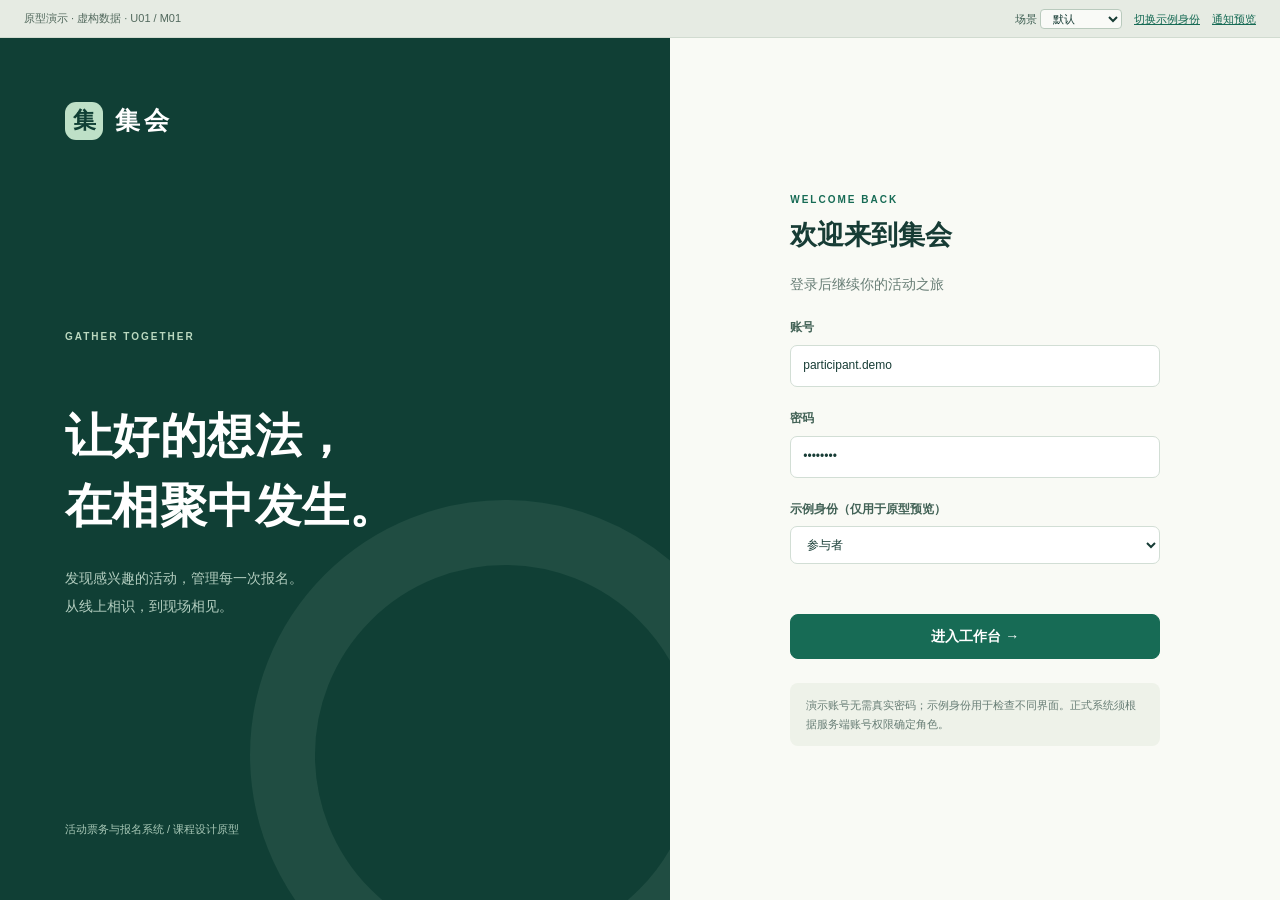
<file: lab2/ui/source/index.html>
<!doctype html>
<html lang="zh-CN">
<head>
  <meta charset="utf-8">
  <meta name="viewport" content="width=device-width,initial-scale=1">
  <title>集会 · 活动票务与报名系统</title>
  <link rel="stylesheet" href="style.css">
</head>
<body>
  <div id="app"></div>
  <div id="toast" role="status" aria-live="polite"></div>
  <dialog id="dialog"><div id="dialog-content"></div></dialog>
  <script src="app.js"></script>
</body>
</html>
</file>
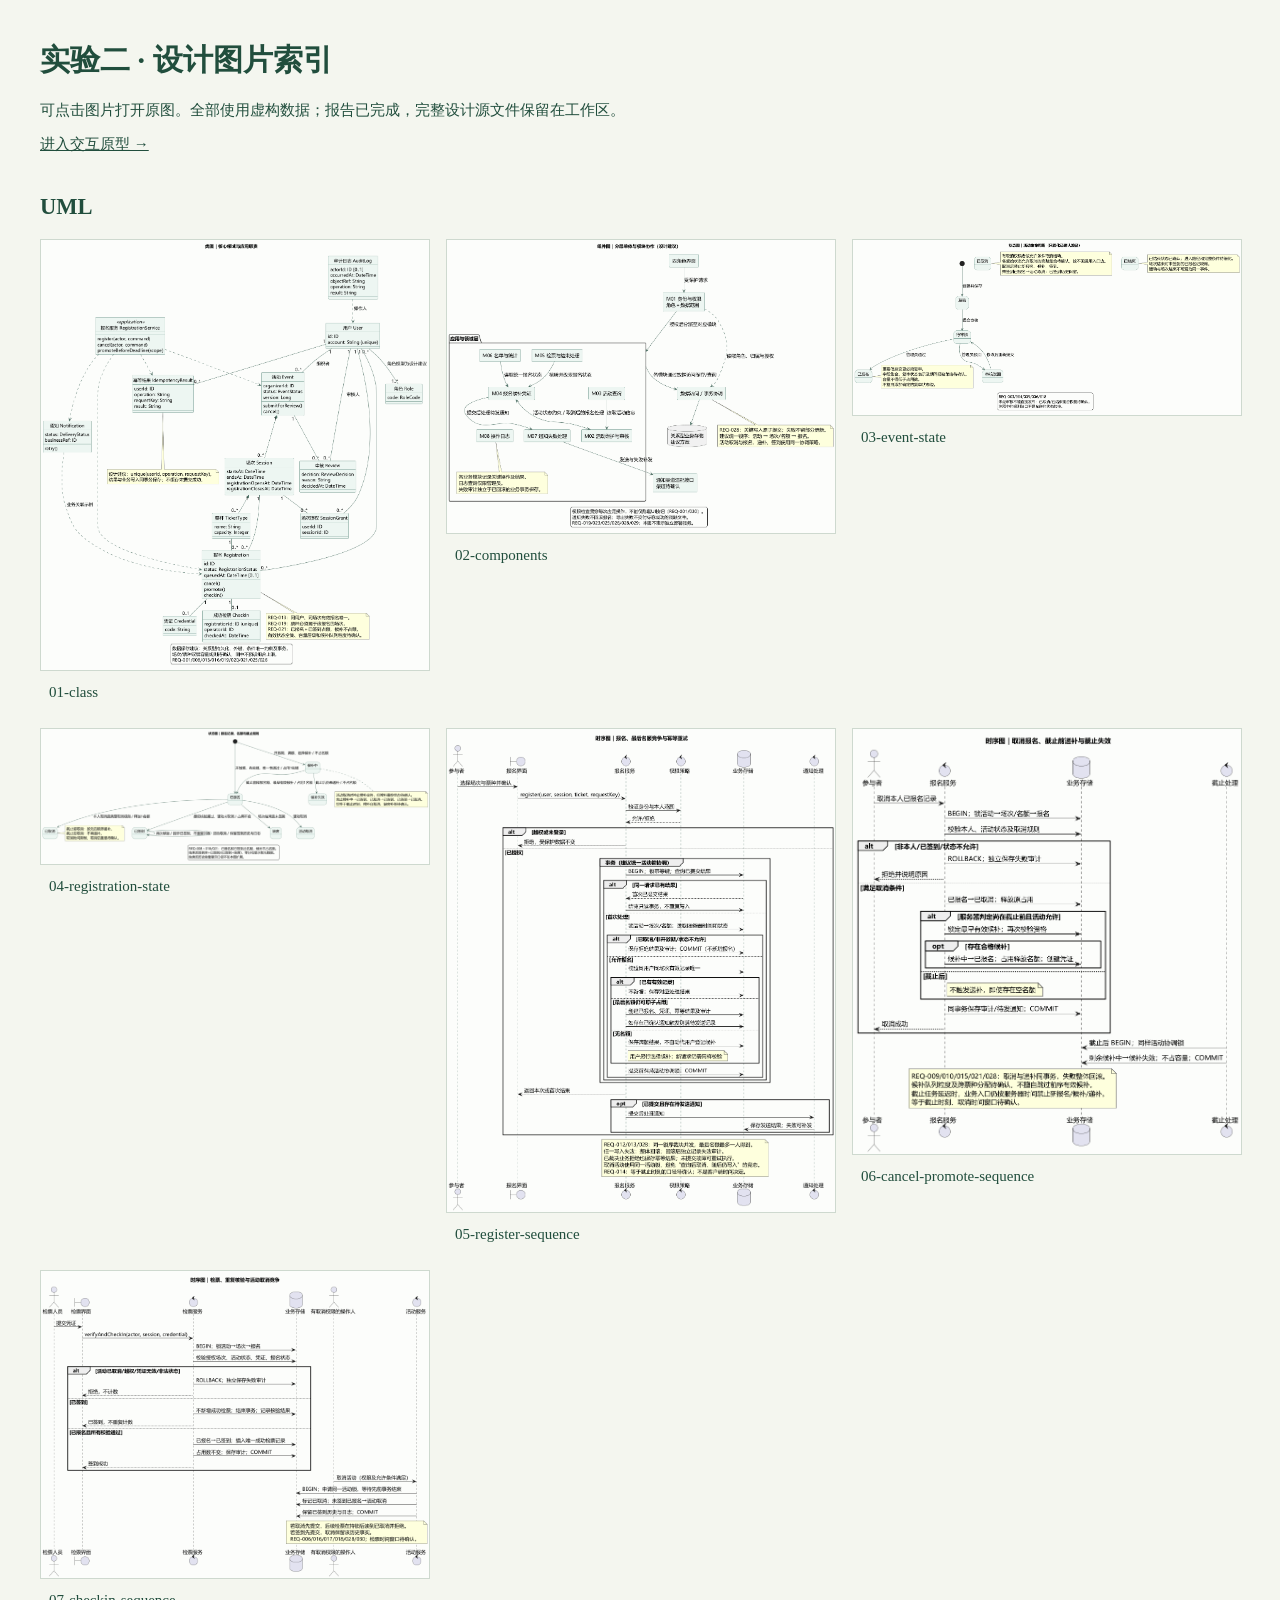
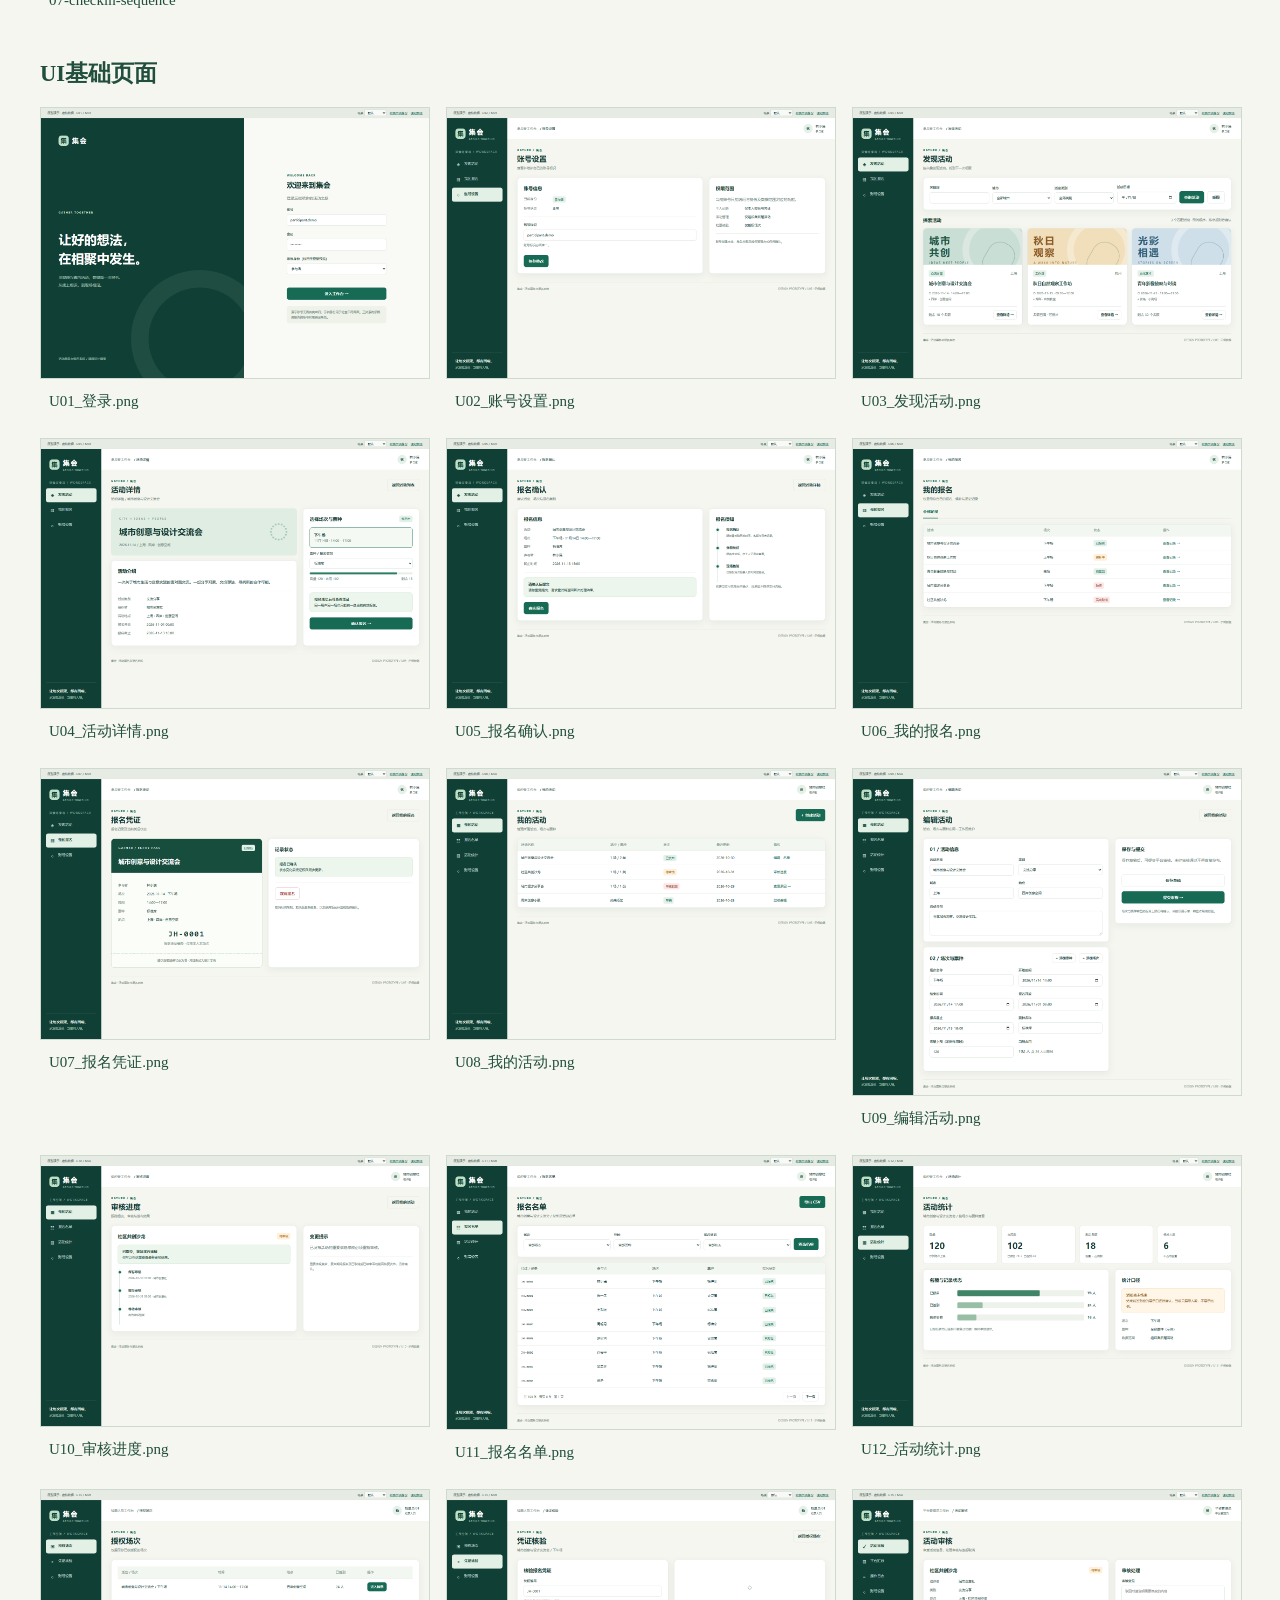
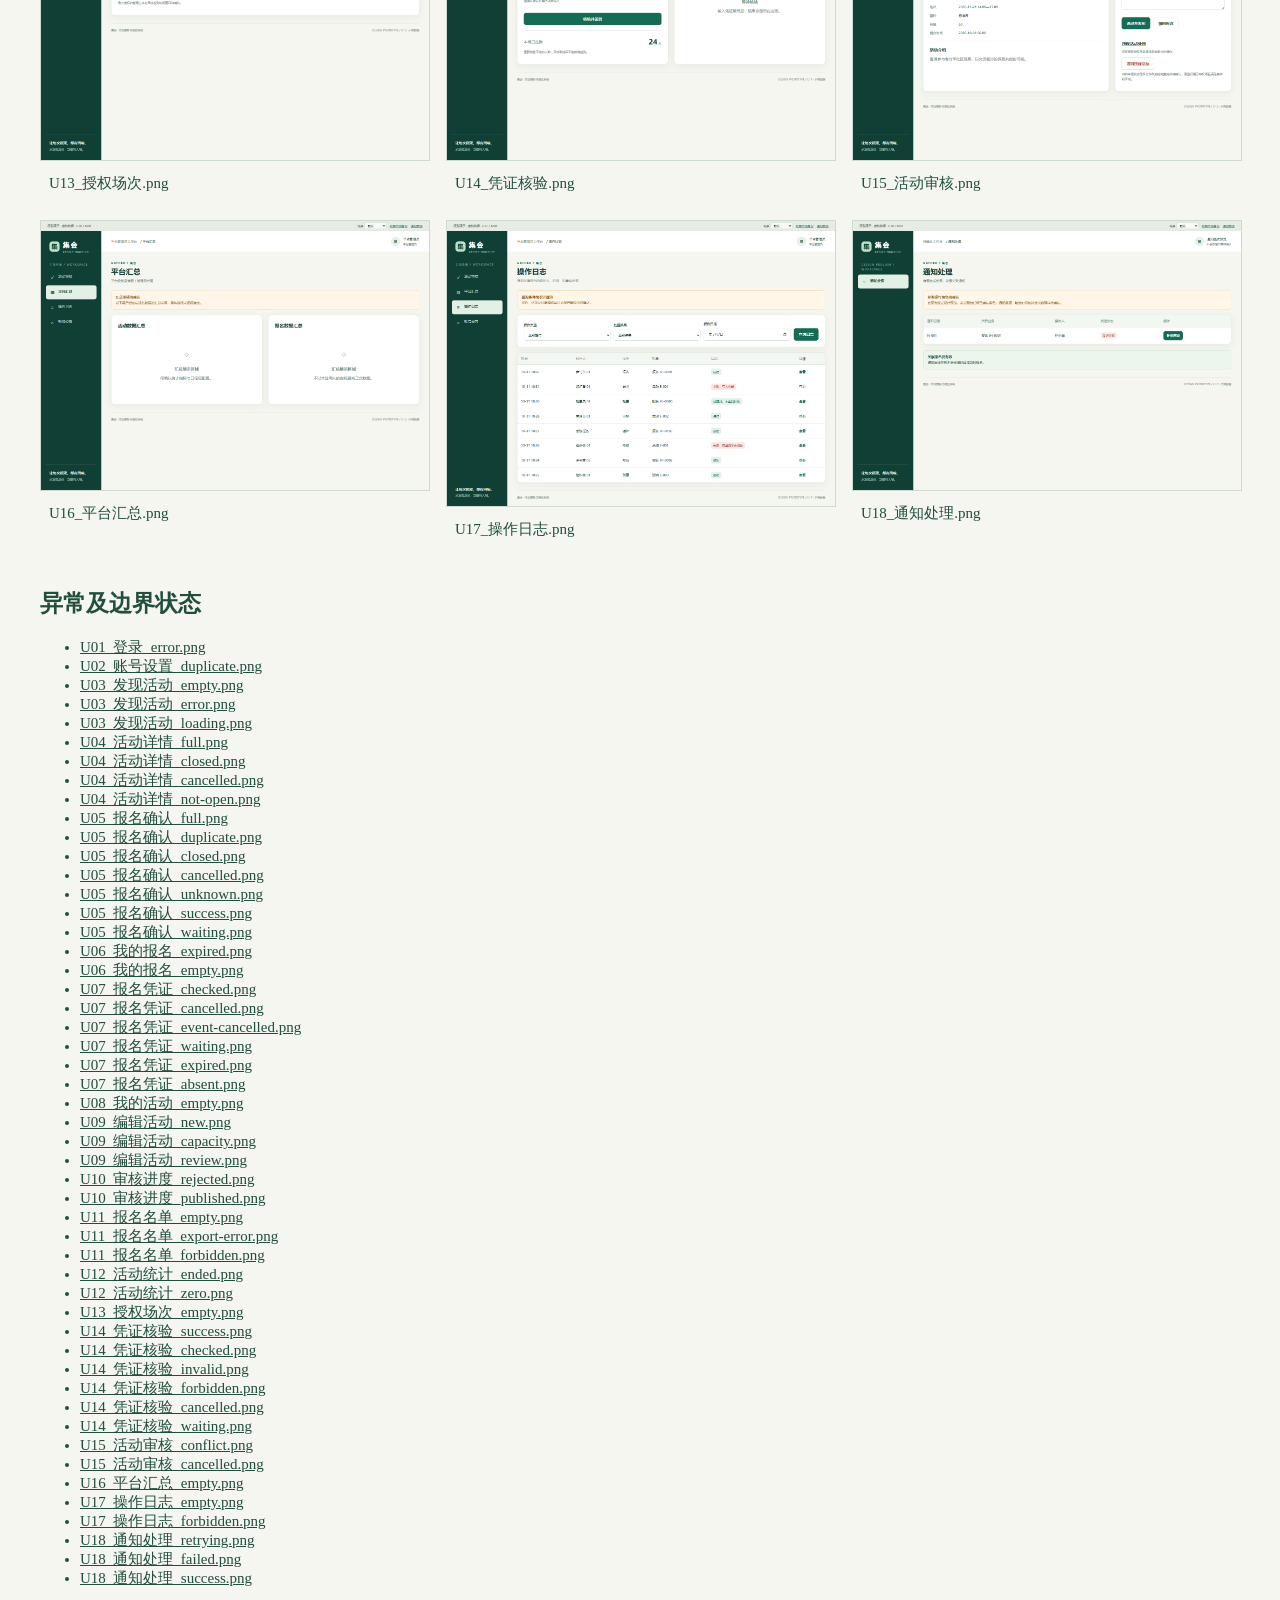
<file: lab2/checks/gallery.html>
<!doctype html><meta charset="utf-8"><title>实验二设计图片索引</title><style>body{font:15px Microsoft YaHei;background:#f4f6ef;color:#214e3d;margin:40px}h2{margin-top:40px}.grid{display:grid;grid-template-columns:repeat(3,1fr);gap:18px}a{color:inherit}img{width:100%;background:white;border:1px solid #ced9cf}figure{margin:0}figcaption{padding:9px}</style><h1>实验二 · 设计图片索引</h1><p>可点击图片打开原图。全部使用虚构数据；报告已完成，完整设计源文件保留在工作区。</p><a href="../ui/source/index.html">进入交互原型 →</a><h2>UML</h2><div class="grid">
<figure><a href="../uml/01-class.png"><img src="../uml/01-class.png"></a><figcaption>01-class</figcaption></figure>
<figure><a href="../uml/02-components.png"><img src="../uml/02-components.png"></a><figcaption>02-components</figcaption></figure>
<figure><a href="../uml/03-event-state.png"><img src="../uml/03-event-state.png"></a><figcaption>03-event-state</figcaption></figure>
<figure><a href="../uml/04-registration-state.png"><img src="../uml/04-registration-state.png"></a><figcaption>04-registration-state</figcaption></figure>
<figure><a href="../uml/05-register-sequence.png"><img src="../uml/05-register-sequence.png"></a><figcaption>05-register-sequence</figcaption></figure>
<figure><a href="../uml/06-cancel-promote-sequence.png"><img src="../uml/06-cancel-promote-sequence.png"></a><figcaption>06-cancel-promote-sequence</figcaption></figure>
<figure><a href="../uml/07-checkin-sequence.png"><img src="../uml/07-checkin-sequence.png"></a><figcaption>07-checkin-sequence</figcaption></figure>
</div><h2>UI基础页面</h2><div class="grid">
<figure><a href="../ui/exports/U01_登录.png"><img src="../ui/exports/U01_登录.png"></a><figcaption>U01_登录.png</figcaption></figure>
<figure><a href="../ui/exports/U02_账号设置.png"><img src="../ui/exports/U02_账号设置.png"></a><figcaption>U02_账号设置.png</figcaption></figure>
<figure><a href="../ui/exports/U03_发现活动.png"><img src="../ui/exports/U03_发现活动.png"></a><figcaption>U03_发现活动.png</figcaption></figure>
<figure><a href="../ui/exports/U04_活动详情.png"><img src="../ui/exports/U04_活动详情.png"></a><figcaption>U04_活动详情.png</figcaption></figure>
<figure><a href="../ui/exports/U05_报名确认.png"><img src="../ui/exports/U05_报名确认.png"></a><figcaption>U05_报名确认.png</figcaption></figure>
<figure><a href="../ui/exports/U06_我的报名.png"><img src="../ui/exports/U06_我的报名.png"></a><figcaption>U06_我的报名.png</figcaption></figure>
<figure><a href="../ui/exports/U07_报名凭证.png"><img src="../ui/exports/U07_报名凭证.png"></a><figcaption>U07_报名凭证.png</figcaption></figure>
<figure><a href="../ui/exports/U08_我的活动.png"><img src="../ui/exports/U08_我的活动.png"></a><figcaption>U08_我的活动.png</figcaption></figure>
<figure><a href="../ui/exports/U09_编辑活动.png"><img src="../ui/exports/U09_编辑活动.png"></a><figcaption>U09_编辑活动.png</figcaption></figure>
<figure><a href="../ui/exports/U10_审核进度.png"><img src="../ui/exports/U10_审核进度.png"></a><figcaption>U10_审核进度.png</figcaption></figure>
<figure><a href="../ui/exports/U11_报名名单.png"><img src="../ui/exports/U11_报名名单.png"></a><figcaption>U11_报名名单.png</figcaption></figure>
<figure><a href="../ui/exports/U12_活动统计.png"><img src="../ui/exports/U12_活动统计.png"></a><figcaption>U12_活动统计.png</figcaption></figure>
<figure><a href="../ui/exports/U13_授权场次.png"><img src="../ui/exports/U13_授权场次.png"></a><figcaption>U13_授权场次.png</figcaption></figure>
<figure><a href="../ui/exports/U14_凭证核验.png"><img src="../ui/exports/U14_凭证核验.png"></a><figcaption>U14_凭证核验.png</figcaption></figure>
<figure><a href="../ui/exports/U15_活动审核.png"><img src="../ui/exports/U15_活动审核.png"></a><figcaption>U15_活动审核.png</figcaption></figure>
<figure><a href="../ui/exports/U16_平台汇总.png"><img src="../ui/exports/U16_平台汇总.png"></a><figcaption>U16_平台汇总.png</figcaption></figure>
<figure><a href="../ui/exports/U17_操作日志.png"><img src="../ui/exports/U17_操作日志.png"></a><figcaption>U17_操作日志.png</figcaption></figure>
<figure><a href="../ui/exports/U18_通知处理.png"><img src="../ui/exports/U18_通知处理.png"></a><figcaption>U18_通知处理.png</figcaption></figure>
</div><h2>异常及边界状态</h2><ul>
<li><a href="../ui/exports/U01_登录_error.png">U01_登录_error.png</a></li>
<li><a href="../ui/exports/U02_账号设置_duplicate.png">U02_账号设置_duplicate.png</a></li>
<li><a href="../ui/exports/U03_发现活动_empty.png">U03_发现活动_empty.png</a></li>
<li><a href="../ui/exports/U03_发现活动_error.png">U03_发现活动_error.png</a></li>
<li><a href="../ui/exports/U03_发现活动_loading.png">U03_发现活动_loading.png</a></li>
<li><a href="../ui/exports/U04_活动详情_full.png">U04_活动详情_full.png</a></li>
<li><a href="../ui/exports/U04_活动详情_closed.png">U04_活动详情_closed.png</a></li>
<li><a href="../ui/exports/U04_活动详情_cancelled.png">U04_活动详情_cancelled.png</a></li>
<li><a href="../ui/exports/U04_活动详情_not-open.png">U04_活动详情_not-open.png</a></li>
<li><a href="../ui/exports/U05_报名确认_full.png">U05_报名确认_full.png</a></li>
<li><a href="../ui/exports/U05_报名确认_duplicate.png">U05_报名确认_duplicate.png</a></li>
<li><a href="../ui/exports/U05_报名确认_closed.png">U05_报名确认_closed.png</a></li>
<li><a href="../ui/exports/U05_报名确认_cancelled.png">U05_报名确认_cancelled.png</a></li>
<li><a href="../ui/exports/U05_报名确认_unknown.png">U05_报名确认_unknown.png</a></li>
<li><a href="../ui/exports/U05_报名确认_success.png">U05_报名确认_success.png</a></li>
<li><a href="../ui/exports/U05_报名确认_waiting.png">U05_报名确认_waiting.png</a></li>
<li><a href="../ui/exports/U06_我的报名_expired.png">U06_我的报名_expired.png</a></li>
<li><a href="../ui/exports/U06_我的报名_empty.png">U06_我的报名_empty.png</a></li>
<li><a href="../ui/exports/U07_报名凭证_checked.png">U07_报名凭证_checked.png</a></li>
<li><a href="../ui/exports/U07_报名凭证_cancelled.png">U07_报名凭证_cancelled.png</a></li>
<li><a href="../ui/exports/U07_报名凭证_event-cancelled.png">U07_报名凭证_event-cancelled.png</a></li>
<li><a href="../ui/exports/U07_报名凭证_waiting.png">U07_报名凭证_waiting.png</a></li>
<li><a href="../ui/exports/U07_报名凭证_expired.png">U07_报名凭证_expired.png</a></li>
<li><a href="../ui/exports/U07_报名凭证_absent.png">U07_报名凭证_absent.png</a></li>
<li><a href="../ui/exports/U08_我的活动_empty.png">U08_我的活动_empty.png</a></li>
<li><a href="../ui/exports/U09_编辑活动_new.png">U09_编辑活动_new.png</a></li>
<li><a href="../ui/exports/U09_编辑活动_capacity.png">U09_编辑活动_capacity.png</a></li>
<li><a href="../ui/exports/U09_编辑活动_review.png">U09_编辑活动_review.png</a></li>
<li><a href="../ui/exports/U10_审核进度_rejected.png">U10_审核进度_rejected.png</a></li>
<li><a href="../ui/exports/U10_审核进度_published.png">U10_审核进度_published.png</a></li>
<li><a href="../ui/exports/U11_报名名单_empty.png">U11_报名名单_empty.png</a></li>
<li><a href="../ui/exports/U11_报名名单_export-error.png">U11_报名名单_export-error.png</a></li>
<li><a href="../ui/exports/U11_报名名单_forbidden.png">U11_报名名单_forbidden.png</a></li>
<li><a href="../ui/exports/U12_活动统计_ended.png">U12_活动统计_ended.png</a></li>
<li><a href="../ui/exports/U12_活动统计_zero.png">U12_活动统计_zero.png</a></li>
<li><a href="../ui/exports/U13_授权场次_empty.png">U13_授权场次_empty.png</a></li>
<li><a href="../ui/exports/U14_凭证核验_success.png">U14_凭证核验_success.png</a></li>
<li><a href="../ui/exports/U14_凭证核验_checked.png">U14_凭证核验_checked.png</a></li>
<li><a href="../ui/exports/U14_凭证核验_invalid.png">U14_凭证核验_invalid.png</a></li>
<li><a href="../ui/exports/U14_凭证核验_forbidden.png">U14_凭证核验_forbidden.png</a></li>
<li><a href="../ui/exports/U14_凭证核验_cancelled.png">U14_凭证核验_cancelled.png</a></li>
<li><a href="../ui/exports/U14_凭证核验_waiting.png">U14_凭证核验_waiting.png</a></li>
<li><a href="../ui/exports/U15_活动审核_conflict.png">U15_活动审核_conflict.png</a></li>
<li><a href="../ui/exports/U15_活动审核_cancelled.png">U15_活动审核_cancelled.png</a></li>
<li><a href="../ui/exports/U16_平台汇总_empty.png">U16_平台汇总_empty.png</a></li>
<li><a href="../ui/exports/U17_操作日志_empty.png">U17_操作日志_empty.png</a></li>
<li><a href="../ui/exports/U17_操作日志_forbidden.png">U17_操作日志_forbidden.png</a></li>
<li><a href="../ui/exports/U18_通知处理_retrying.png">U18_通知处理_retrying.png</a></li>
<li><a href="../ui/exports/U18_通知处理_failed.png">U18_通知处理_failed.png</a></li>
<li><a href="../ui/exports/U18_通知处理_success.png">U18_通知处理_success.png</a></li>
</ul>
</file>
<file: lab2/ui/source/style.css>
:root{--ink:#173c35;--muted:#687e76;--green:#176b55;--mint:#e3f1e8;--paper:#f5f6f0;--line:#dce5de;--orange:#a05c1e;--red:#a54141;--white:#fff;--shadow:0 8px 28px #183e3210}
*{box-sizing:border-box}body{margin:0;background:var(--paper);color:var(--ink);font:14px/1.65 "Microsoft YaHei","PingFang SC",sans-serif}button,input,select,textarea{font:inherit}button,a,input,select,textarea{outline-offset:4px}button{cursor:pointer}button:disabled{cursor:not-allowed;opacity:.5}a{color:var(--green);text-decoration:none}button,.button{border:1px solid var(--line);background:white;color:var(--ink);padding:10px 17px;border-radius:8px;font-weight:600;display:inline-flex;align-items:center;justify-content:center;gap:8px}button:hover,.button:hover{border-color:var(--green);background:#f1f8f3}.primary{background:var(--green);color:white;border-color:var(--green)}.primary:hover{background:#115442;color:white}.danger{color:var(--red);border-color:#e3bcbc}.ghost{background:transparent}.small{font-size:12px;padding:6px 11px}.text-btn{border:0;padding:3px 0;background:transparent;color:var(--green)}
.preview{height:38px;background:#e6ebe3;border-bottom:1px solid #d1dbd0;padding:0 24px;display:flex;justify-content:space-between;align-items:center;font-size:11px;color:#52695d;gap:15px}.preview select{font-size:11px;padding:2px 8px;max-width:180px;border:1px solid #b9cabd;border-radius:4px;background:#f9faf7}.preview a{text-decoration:underline;margin-left:12px}.shell{display:grid;grid-template-columns:224px minmax(0,1fr);min-height:calc(100vh - 38px)}aside{background:#103f35;color:#c7ddd2;padding:30px 18px;display:flex;flex-direction:column;gap:32px}.brand{display:flex;gap:12px;align-items:center;font-size:25px;letter-spacing:4px;font-weight:700;color:#fff;padding:0 13px}.mark{background:#bee0c7;border-radius:11px;color:#103f35;width:38px;height:38px;display:grid;place-items:center;font-size:23px;letter-spacing:0}.brand small{display:block;font-size:9px;letter-spacing:2px;font-weight:400;color:#adcabd}.nav-caption{font-size:10px;letter-spacing:2px;color:#8fb5a6;margin:0 13px 12px}.nav-link{display:flex;gap:12px;color:#c7ddd2;padding:12px 14px;border-radius:8px;margin:4px 0;font-size:13px}.nav-link:hover{background:#ffffff0b}.nav-link.active{background:#e2f0e6;color:#174b3e;font-weight:700}.nav-icon{width:20px;font-size:17px;text-align:center}.sidebar-foot{margin-top:auto;border-top:1px solid #ffffff20;padding:20px 13px 0;font-size:11px;color:#a4c5b6}.sidebar-foot b{display:block;font-size:13px;color:#e5eee9;margin-bottom:4px}.workspace{min-width:0}header{height:78px;background:#fff;border-bottom:1px solid var(--line);padding:0 36px;display:flex;align-items:center;justify-content:space-between;gap:20px}.breadcrumbs{font-size:12px;color:var(--muted)}.breadcrumbs span{color:var(--ink);margin-left:9px}.profile{display:flex;gap:11px;align-items:center;font-size:12px}.avatar{background:var(--mint);width:34px;height:34px;border-radius:50%;display:grid;place-items:center;font-weight:bold}.profile small{display:block;color:var(--muted);font-size:10px}main{padding:32px 36px 24px;max-width:1530px;margin:0 auto}.page-head{display:flex;align-items:flex-start;justify-content:space-between;gap:24px;margin-bottom:25px}.eyebrow{font-size:10px;letter-spacing:2px;color:var(--green);font-weight:700;margin-bottom:4px}h1{font-size:27px;line-height:1.35;margin:0 0 8px;letter-spacing:.4px}h2{font-size:17px;margin:0 0 16px}h3{font-size:15px;margin:0 0 9px}p{margin:0 0 12px}.muted{color:var(--muted)}.subtitle{font-size:12px;color:var(--muted)}.row{display:flex;align-items:center;gap:12px;flex-wrap:wrap}.between{justify-content:space-between}.stack{display:flex;flex-direction:column;gap:18px}.grid2{display:grid;grid-template-columns:minmax(0,1.6fr) minmax(270px,1fr);gap:22px}.equal{grid-template-columns:1fr 1fr}.grid3{display:grid;grid-template-columns:repeat(3,minmax(0,1fr));gap:18px}.card{background:white;border:1px solid var(--line);border-radius:13px;padding:24px;box-shadow:var(--shadow);min-width:0}.card.flush{padding:0;overflow:hidden}.card-head{display:flex;align-items:center;justify-content:space-between;margin-bottom:18px;gap:12px}.card-head h2{margin:0}.rule{border-top:1px solid var(--line);margin:20px 0}.banner{border:1px solid #c9dfcd;background:#edf6ed;border-radius:9px;padding:13px 16px;margin-bottom:20px;font-size:12px}.banner.warn{background:#fff6e8;border-color:#eddbb8;color:#8b591f}.banner.error{background:#fff0ee;border-color:#e9cbc6;color:var(--red)}.banner b{display:block;font-size:13px;margin-bottom:2px}.tag{display:inline-block;font-size:11px;line-height:1.6;border-radius:5px;padding:3px 8px;background:var(--mint);color:var(--green);white-space:nowrap}.tag.warn{background:#fff0d7;color:#976121}.tag.error{background:#fbe8e4;color:#a4443e}.tag.gray{background:#edf0ec;color:#687a70}.tag.blue{background:#e8eff8;color:#496b9d}.stat-grid{display:grid;grid-template-columns:repeat(4,minmax(0,1fr));gap:15px;margin-bottom:22px}.stat{background:#fff;border:1px solid var(--line);border-radius:11px;padding:19px 22px}.stat small{color:var(--muted);font-size:11px}.stat strong{display:block;font-size:31px;font-weight:600;margin:5px 0}.stat .hint{font-size:10px;color:var(--muted)}.filters{display:flex;gap:12px;align-items:flex-end;flex-wrap:wrap}.filters label{flex:1;min-width:125px}.filters label.wide{flex:1.7}.filters button{min-height:40px}label{display:block;font-size:12px;font-weight:600;color:#426256}input,select,textarea{display:block;width:100%;padding:10px 12px;border:1px solid #d2ded5;border-radius:7px;background:#fff;color:var(--ink);margin-top:7px;min-width:0;font-weight:400;font-size:12px}textarea{resize:vertical;min-height:90px}input:focus,select:focus,textarea:focus{border-color:var(--green)}.field-grid{display:grid;grid-template-columns:1fr 1fr;gap:18px}.field-full{grid-column:1/-1}.helper{font-size:11px;color:var(--muted);margin-top:7px}.field-error{color:var(--red);font-size:12px;margin-top:7px;min-height:20px}.event-art{height:135px;position:relative;overflow:hidden;background:#c9ded4;color:#1f5547;padding:22px;font-size:36px;font-weight:800;letter-spacing:5px;line-height:1.2}.event-art:before{content:"";position:absolute;right:-18px;top:-40px;width:190px;height:190px;border:25px solid #ffffff50;border-radius:50%}.event-art:after{content:"";position:absolute;right:36px;bottom:-48px;width:100px;height:130px;border:2px solid #2f6c5150;transform:rotate(30deg);border-radius:48px}.event-art small{display:block;font-size:10px;letter-spacing:3px;font-weight:400;margin-top:12px}.event-art.ochre{background:#f1dfbb;color:#8e5a25}.event-art.blue{background:#cfdfea;color:#325f7a}.event-body{padding:20px}.event-body h3{font-size:16px;margin:12px 0}.event-meta{color:var(--muted);font-size:11px;line-height:2}.event-bottom{display:flex;justify-content:space-between;align-items:center;border-top:1px solid var(--line);padding-top:13px;margin-top:16px}.hero{padding:30px;border-radius:12px;background:#dfede3;position:relative;overflow:hidden}.hero .hero-title{font-size:31px;font-weight:700;line-height:1.4;max-width:70%}.hero .hero-code{font-size:10px;letter-spacing:3px;color:#5b7d6b}.hero .hero-ornament{position:absolute;right:30px;top:20px;font-size:120px;line-height:1;color:#a9c8b4;font-weight:200}.data-pairs{display:grid;grid-template-columns:95px 1fr;gap:12px;font-size:12px}.data-pairs dt{color:var(--muted)}.data-pairs dd{margin:0}.choice{padding:15px;border:1px solid var(--line);border-radius:8px;margin:12px 0}.choice.selected{border-color:var(--green);background:#f4f9f4}.progress{height:7px;background:#e8eee8;border-radius:20px;overflow:hidden;margin:14px 0 7px}.progress i{display:block;height:100%;background:#2b7e62;border-radius:20px}.table-wrap{overflow:auto}table{border-collapse:collapse;width:100%;text-align:left;white-space:nowrap;font-size:12px}th{padding:12px 14px;background:#f3f7f1;font-weight:500;color:var(--muted);border-bottom:1px solid var(--line)}td{padding:14px;border-bottom:1px solid #e9eee9}tr:last-child td{border:0}.table-title{padding:20px 24px 0}.table-title h2{margin:0}.pagination{display:flex;justify-content:space-between;align-items:center;padding:15px 24px;color:var(--muted);font-size:11px;border-top:1px solid var(--line)}.timeline{padding-left:18px;border-left:2px solid #dbe7dd;margin-left:5px}.timeline-item{position:relative;padding:0 0 24px 14px;font-size:12px}.timeline-item:before{content:"";width:9px;height:9px;background:var(--green);border:3px solid #e4f0e6;border-radius:50%;position:absolute;left:-25px;top:3px}.timeline-item small{display:block;color:var(--muted);font-size:10px;margin:4px 0}.ticket{border:1px solid #bdd6c3;background:#fbfdf9;border-radius:12px;overflow:hidden}.ticket-top{background:#174d3d;color:white;padding:22px 26px}.ticket-main{padding:25px;border-bottom:1px dashed #a9c7b3}.credential{letter-spacing:4px;font:600 28px/1.5 Consolas,monospace;text-align:center;margin:22px 0 5px}.ticket-foot{padding:17px 25px;text-align:center;font-size:11px;color:var(--muted)}.result{text-align:center;padding:22px}.result-icon{width:66px;height:66px;border-radius:50%;background:var(--mint);color:var(--green);display:grid;place-items:center;margin:0 auto 18px;font-size:32px}.result-icon.error{background:#fae5df;color:var(--red)}.result-icon.warn{background:#fff0d4;color:var(--orange)}.empty{padding:50px 20px;text-align:center;color:var(--muted)}.empty .glyph{font-size:35px;color:#96b2a0;margin-bottom:12px}.tabs{display:flex;gap:22px;border-bottom:1px solid var(--line);margin-bottom:20px}.tab{padding:0 0 12px;color:var(--muted)}.tab.active{color:var(--green);border-bottom:2px solid var(--green);font-weight:700}.bar-row{display:grid;grid-template-columns:90px 1fr 55px;gap:12px;align-items:center;font-size:12px;margin:23px 0}.bar-track{height:22px;background:#edf2ea;border-radius:4px;overflow:hidden}.bar-fill{height:100%;background:#418569;border-radius:4px}.bar-fill.light{background:#98bfa5}.footnote{font-size:11px;color:var(--muted);margin-top:18px}.page-footer{display:flex;justify-content:space-between;border-top:1px solid var(--line);margin-top:30px;padding-top:16px;font-size:10px;color:#819487;gap:15px}.login{display:grid;grid-template-columns:1.1fr 1fr;min-height:calc(100vh - 38px)}.login-art{background:#103f35;color:white;padding:62px 65px;display:flex;flex-direction:column;justify-content:space-between;position:relative;overflow:hidden}.login-art h1{font-size:47px;line-height:1.5;margin:55px 0 22px}.login-art p{color:#b2cdbf;max-width:340px;font-size:14px;line-height:2}.login-art:after{content:"";position:absolute;right:-90px;bottom:-110px;width:380px;height:380px;border:65px solid #b0d7bb18;border-radius:50%}.login-form{display:flex;justify-content:center;align-items:center;padding:55px;background:#f9faf5}.login-inner{max-width:370px;width:100%}.login-inner h2{font-size:27px}.login-inner label{margin:22px 0}.login-inner .primary{width:100%;margin-top:8px}.login-inner .sample{background:#eef2e9;border-radius:8px;padding:13px 16px;font-size:11px;color:var(--muted);margin-top:24px}#toast{position:fixed;bottom:28px;left:50%;transform:translateX(-50%);background:#173f34;color:#fff;padding:12px 24px;border-radius:8px;box-shadow:0 6px 30px #0002;z-index:10;display:none;max-width:90vw}dialog{border:1px solid var(--line);border-radius:14px;padding:30px;width:min(480px,90vw);color:var(--ink);box-shadow:0 20px 70px #0002}dialog::backdrop{background:#16352b55}.dialog-actions{display:flex;justify-content:flex-end;gap:12px;margin-top:24px}.receipt-code{font-family:Consolas,monospace;font-size:11px;letter-spacing:.5px}
@media(min-width:1600px){main{padding-top:40px}}@media(max-width:1050px){.shell{grid-template-columns:190px minmax(0,1fr)}aside{padding:24px 12px}.brand{font-size:22px}.grid2{grid-template-columns:1fr}.grid3{grid-template-columns:repeat(2,minmax(0,1fr))}.stat-grid{grid-template-columns:repeat(2,minmax(0,1fr))}main{padding:26px}header{padding:0 26px}.login-art{padding:45px}.login-art h1{font-size:36px}}@media(max-width:680px){.shell{display:block}aside{padding:12px 16px;gap:12px}.brand{font-size:20px}.brand small,.sidebar-foot,.nav-caption{display:none}nav{display:flex;overflow:auto;gap:8px}nav .nav-link{white-space:nowrap;padding:7px 10px;font-size:12px}.nav-icon{display:none}header{height:62px;padding:0 18px}main{padding:22px 16px}.page-head{gap:12px}.page-head h1{font-size:24px}.page-head>.row{flex-direction:column}.grid3,.field-grid{grid-template-columns:1fr}.field-full{grid-column:auto}.card{padding:19px}.stat{padding:14px}.stat strong{font-size:26px}.preview{padding:0 12px;font-size:10px}.preview .preview-detail{display:none}.preview select{max-width:130px}.hero .hero-title{font-size:25px;max-width:85%}.hero{padding:24px}.hero .hero-ornament{opacity:.4;right:5px}.login{grid-template-columns:1fr}.login-art{padding:30px}.login-art h1{margin:25px 0 15px;font-size:30px}.login-art p{margin-bottom:15px}.login-form{padding:35px 25px}.page-footer{font-size:9px}.profile{font-size:11px}.filters label{min-width:120px}.bar-row{grid-template-columns:70px 1fr 45px}}

.brand small{white-space:nowrap;font-size:8px;letter-spacing:1.4px}
</file>
